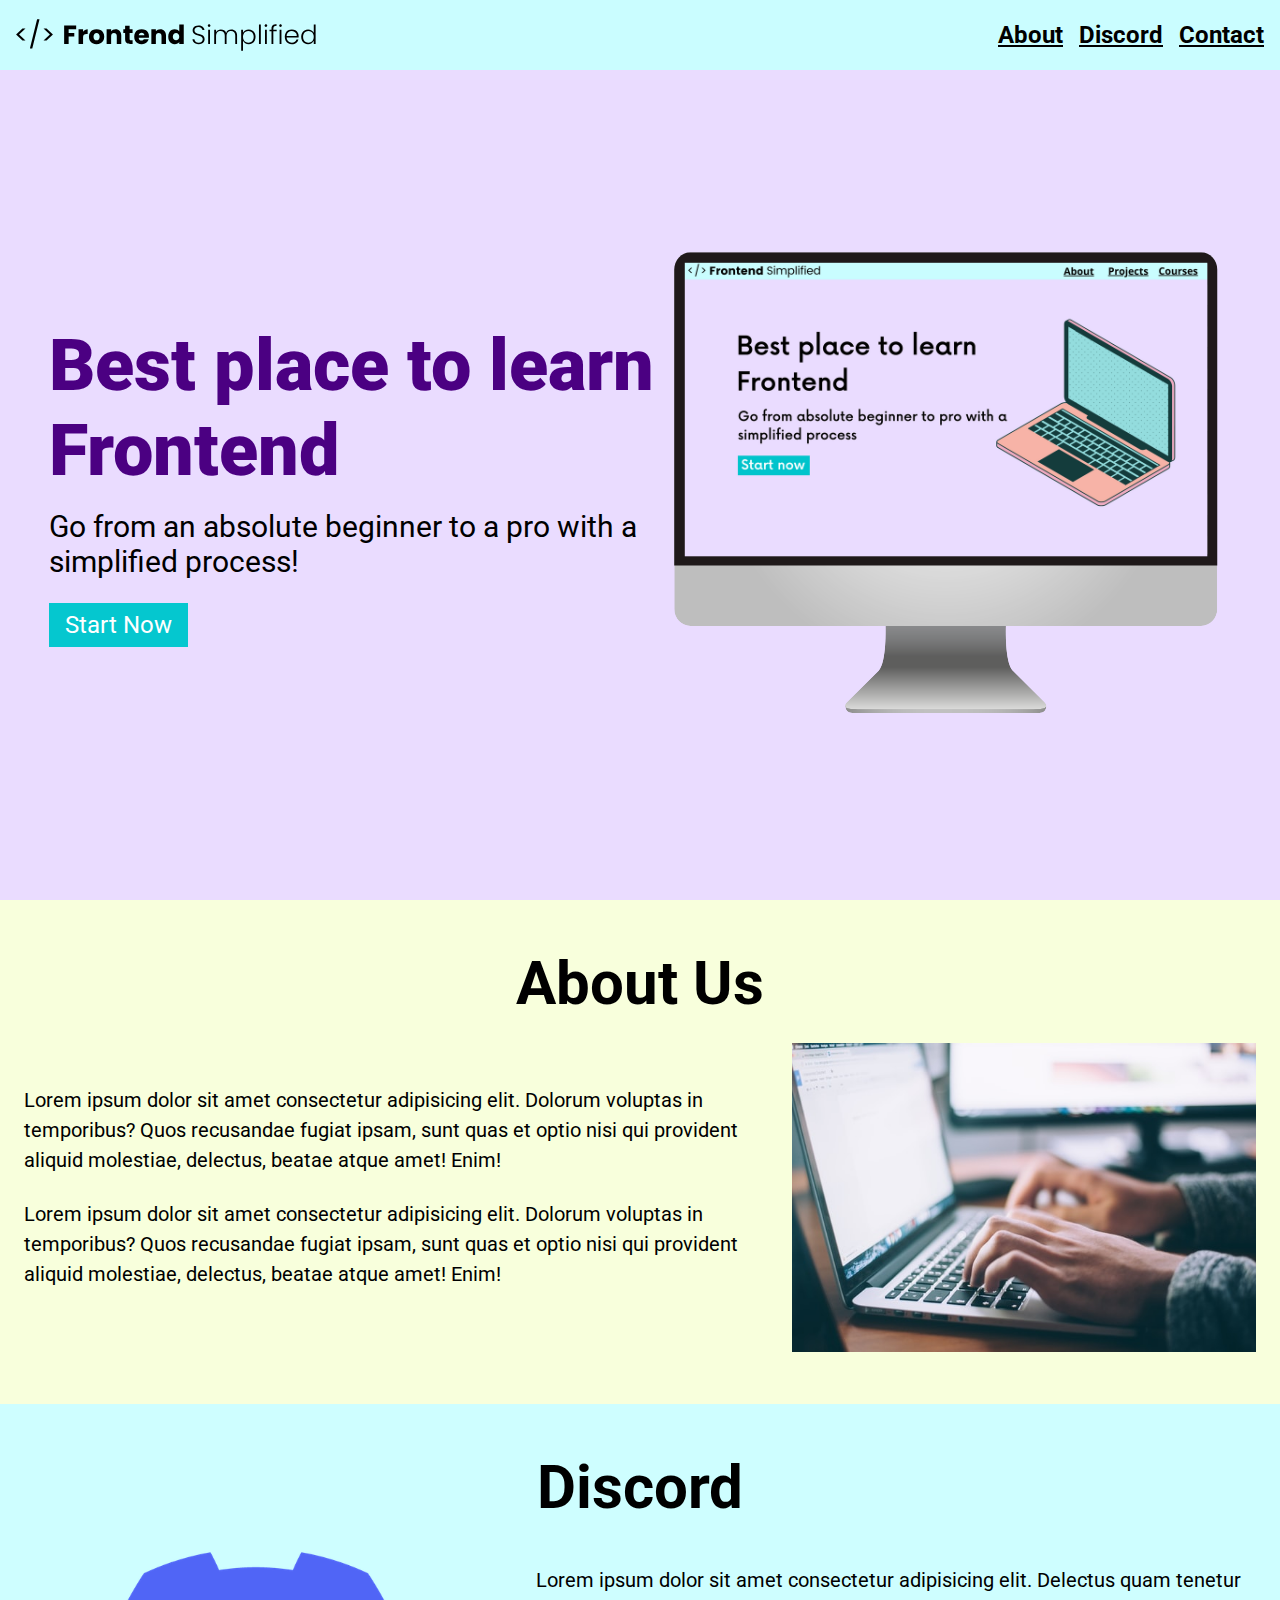
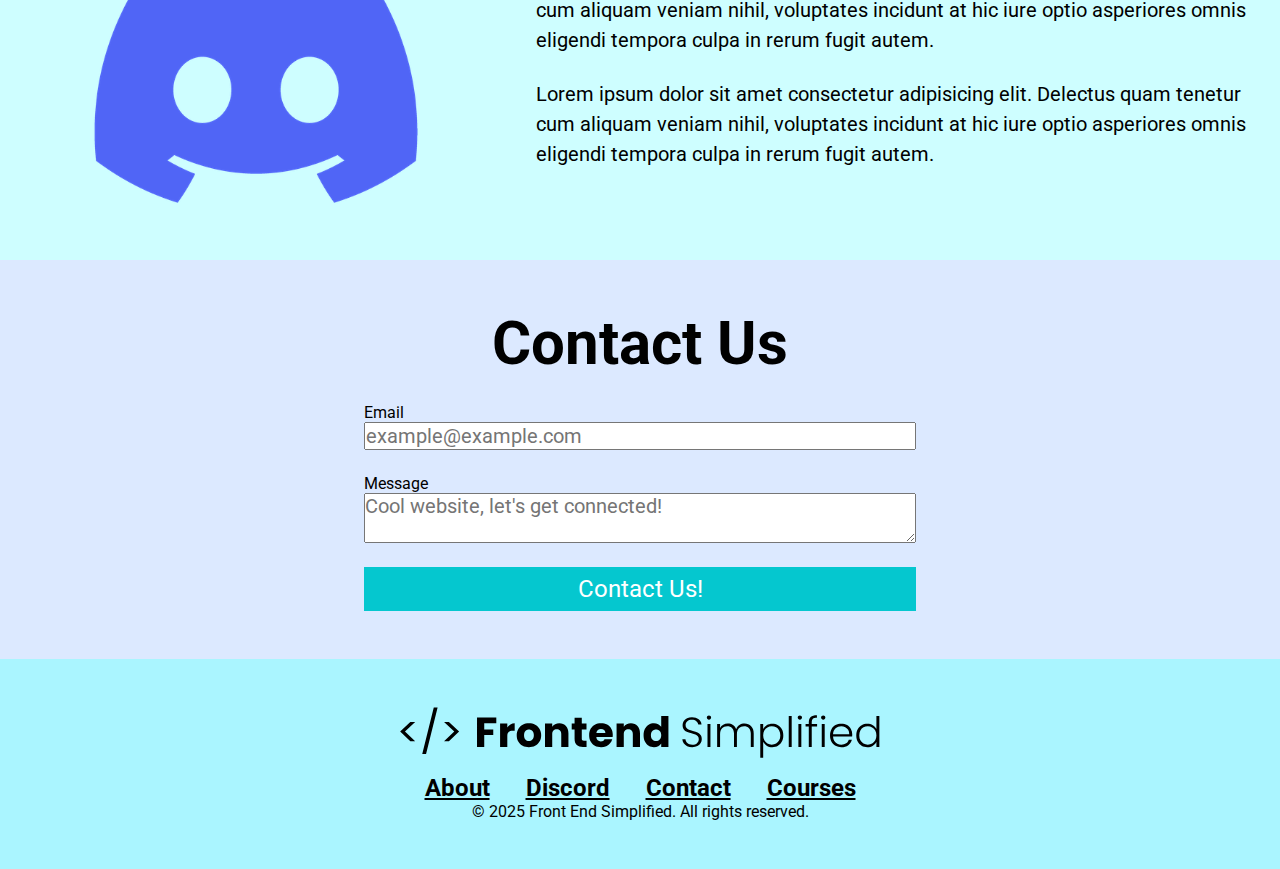
<file: index.html>
<!DOCTYPE html>
<html lang="en">
  <head>
    <meta charset="UTF-8" />
    <meta http-equiv="X-UA-Compatible" content="IE=edge">
    <meta name="viewport" content="width=device-width, initial-scale=1.0" />
    <title>Document</title>
    <link rel="stylesheet" href="website1.css?v=1" />
  </head>
  <body>
    <section>
      <nav>
        <img
          src="FES.svg"
          class="logo"
          alt="FES Logo"
          width="100"
          height="100"
        />
        <ul>
          <li><a href="#about">About</a></li>
          <li><a href="#discord">Discord</a></li>
          <li><a href="#contact">Contact</a></li>
        </ul>
      </nav>

      <header>
        <div class="row">
          <div class="Home_Description">
            <h1>
              Best place to learn <br />
              Frontend
            </h1>
            <p class="subheader">
              Go from an absolute beginner to a pro with a <br />
              simplified process!
            </p>
            <button class="home_description_button">Start Now</button>
          </div>
          <figure>
            <img
              src="laptop.png"
              alt="Laptop"
              width="300"
              height="200"
            />
          </figure>
        </div>
      </header>
    </section>

    <main>
      <section id="about">
        <h2>About Us</h2>
        <div class="row">
          <div class="section_description">
            <div class="section__description--wrapper">
              <p class="section__description--para">
                Lorem ipsum dolor sit amet consectetur adipisicing elit. Dolorum
                voluptas in temporibus? Quos recusandae fugiat ipsam, sunt quas
                et optio nisi qui provident aliquid molestiae, delectus, beatae
                atque amet! Enim!
              </p>
              <p class="section__description--para">
                Lorem ipsum dolor sit amet consectetur adipisicing elit. Dolorum
                voluptas in temporibus? Quos recusandae fugiat ipsam, sunt quas
                et optio nisi qui provident aliquid molestiae, delectus, beatae
                atque amet! Enim!
              </p>
            </div>
            <figure class="about_image--wrapper">
              <img
                src="about.jpg"
                alt="About Us"
                width="300"
                height="200"
              />
            </figure>
          </div>
        </div>
      </section>

      <section id="discord">
        <h2>Discord</h2>
        <div class="row">
          <div class="section_description">
            <figure class="about_image--wrapper">
              <img
                src="discord.png"
                alt="Discord"
                width="400"
                height="200"
              />
            </figure>
            <div class="section__description--wrapper">
              <p class="section__description--para">
                Lorem ipsum dolor sit amet consectetur adipisicing elit.
                Delectus quam tenetur cum aliquam veniam nihil, voluptates
                incidunt at hic iure optio asperiores omnis eligendi tempora
                culpa in rerum fugit autem.
              </p>
              <p class="section__description--para">
                Lorem ipsum dolor sit amet consectetur adipisicing elit.
                Delectus quam tenetur cum aliquam veniam nihil, voluptates
                incidunt at hic iure optio asperiores omnis eligendi tempora
                culpa in rerum fugit autem.
              </p>
            </div>
          </div>
        </div>
      </section>

      <section id="contact">
        <h2>Contact Us</h2>
        <form action="">
          <span> Email</span>
          <input type="email" placeholder="example@example.com" required />
          <label> Message </label>
          <textarea
            type="text"
            name="name1"
            placeholder="Cool website, let's get connected!"
            required
          ></textarea>
          <button type="submit">Contact Us!</button>
        </form>
      </section>
    </main>

    <footer>
      <img
        class="footer_logo"
        src="FES.svg"
        alt="FES Logo"
        width="100"
        height="100"
      />

      <div class="footer__links">
        <a class="footer__link" href="#about">About</a>
        <a class="footer__link" href="#discord">Discord</a>
        <a class="footer__link" href="#contact">Contact</a>
        <a class="footer__link" href="">Courses</a>
      </div>
      <p>&copy; 2025 Front End Simplified. All rights reserved.</p>
    </footer>
  </body>
</html>
</file>
<file: website1.css>
@import url('https://fonts.googleapis.com/css2?family=Roboto:ital,wdth,wght@0,75..100,100..900;1,75..100,100..900&display=swap');
*{
    padding: 0;
    margin: 0;
    box-sizing: border-box;
    font-family: "Roboto", serif;
}

nav {
    height: 70px;
    display: flex;
    justify-content: space-between;
    align-items: center;
    padding: 0 16px ;
    background-color: #cafdff;
}

header{
    background-color: #eadcff;
    height: calc(100vh - 70px); /* Ensure spaces around the minus operator */
    padding: 24px;
    display: flex;
    align-items: center;
    justify-content: center;
}

h1{
    font-size: 72px;
    font-weight: 900;
    color: #4b0082;
    position: sticky;
}

.subheader {
    font-size: 30px;
    margin: 16px 0 24px 0;

}

button {
    background-color: #05c7cf;
    color: white;
    border: none;
    padding: 8px 16px;
    font-size: 24px;
    cursor: pointer;
}

a{
    color: black;
    font-size: 24px;
    font-weight: bold;
}

.logo{
    width: 300px;
}

ul {
    display: flex;

}

li{ 
    list-style-type: none;
    padding-left: 16px;
}

#about,
#discord,
#contact,
footer {
    padding: 48px 0;

}

#about {
    background-color: #f8ffdc;
}

.row {
    width: 100%;
    max-width: 1300px;
    margin: 0 auto;
    display: flex;
    justify-content: center;
    align-items: center;
    margin: 0 auto;
}

h2{
   font-size: 60px;
   margin-bottom: 24px;
   text-align: center;

}

.section_description{
    display: flex;
    justify-content: center;
    align-items: center;


}

.about_image--wrapper{
    width: 40%;
    padding: 0 24px;
}
img { 
    width: 100%;
    height: auto;
}

.section__description--wrapper{
    width: 60%;
    padding: 0 24px;

}

.section__description--para{
    font-size: 20px;
    line-height: 1.5;
    margin-bottom: 24px;
}

.about_image--wrapper,
.section__description--wrapper{
    padding: 0 24px;

}

#discord{
    background-color: #cefeff;
}

#contact{
    background-color: #dce9ff;
   
}

form{
    width: 100%;
    display: flex;
    flex-direction: column;
    max-width: 600px;
    margin: 0 auto;
    padding: 0px 24px;
}

input, textarea {
    margin-bottom: 24px;
    font-size: 20px;
    padding: 6px, 12px;
}
  
footer{
    background-color: #aaf5ff;
    display: flex;
    flex-direction: column;
    align-items: center;
}

.footer_logo {
    max-width: 480px;
    margin-bottom: 16px;

}

.footer_links {
    margin-bottom: 32px;
}

.footer__link {
    padding: 0 16px;
}

/* small phones and tablets */
@media (max-width: 728px) {
    .row {
        display: flex;
        flex-direction: column;
    }

    .home_description{
        margin-bottom: 24px;
        display: flex;
        flex-direction: column;
    }

    h1 {
        font-size: 60px;
        text-align: center;
    }
    .subheader {
        font-size: 28px;
        text-align: center;
    }

    .home_description_button {
        margin: 0 auto;
        max-width: 240px;

    }

    ul{
        display: none;
    }

    .section_description{
        display: flex;
        flex-direction: column;
        align-items: center;
    }

    .section__description--wrapper{
        width: 100%;
    }

    .about_image--wrapper{
        width: 100%;
    }

    #discord .section_description{
        flex-direction: column-reverse;
       
    }

footer{
    padding: 48px 24px;
}

.footer_logo {
    max-width: 4px;
    margin-bottom: 16px;
}

.footer_link {
    padding: 0 4px;
}

.footer_links {
    margin-bottom: 24px;
    font-size: 12px;
    display: flex;
    flex-direction: row;
}

}
</file>
